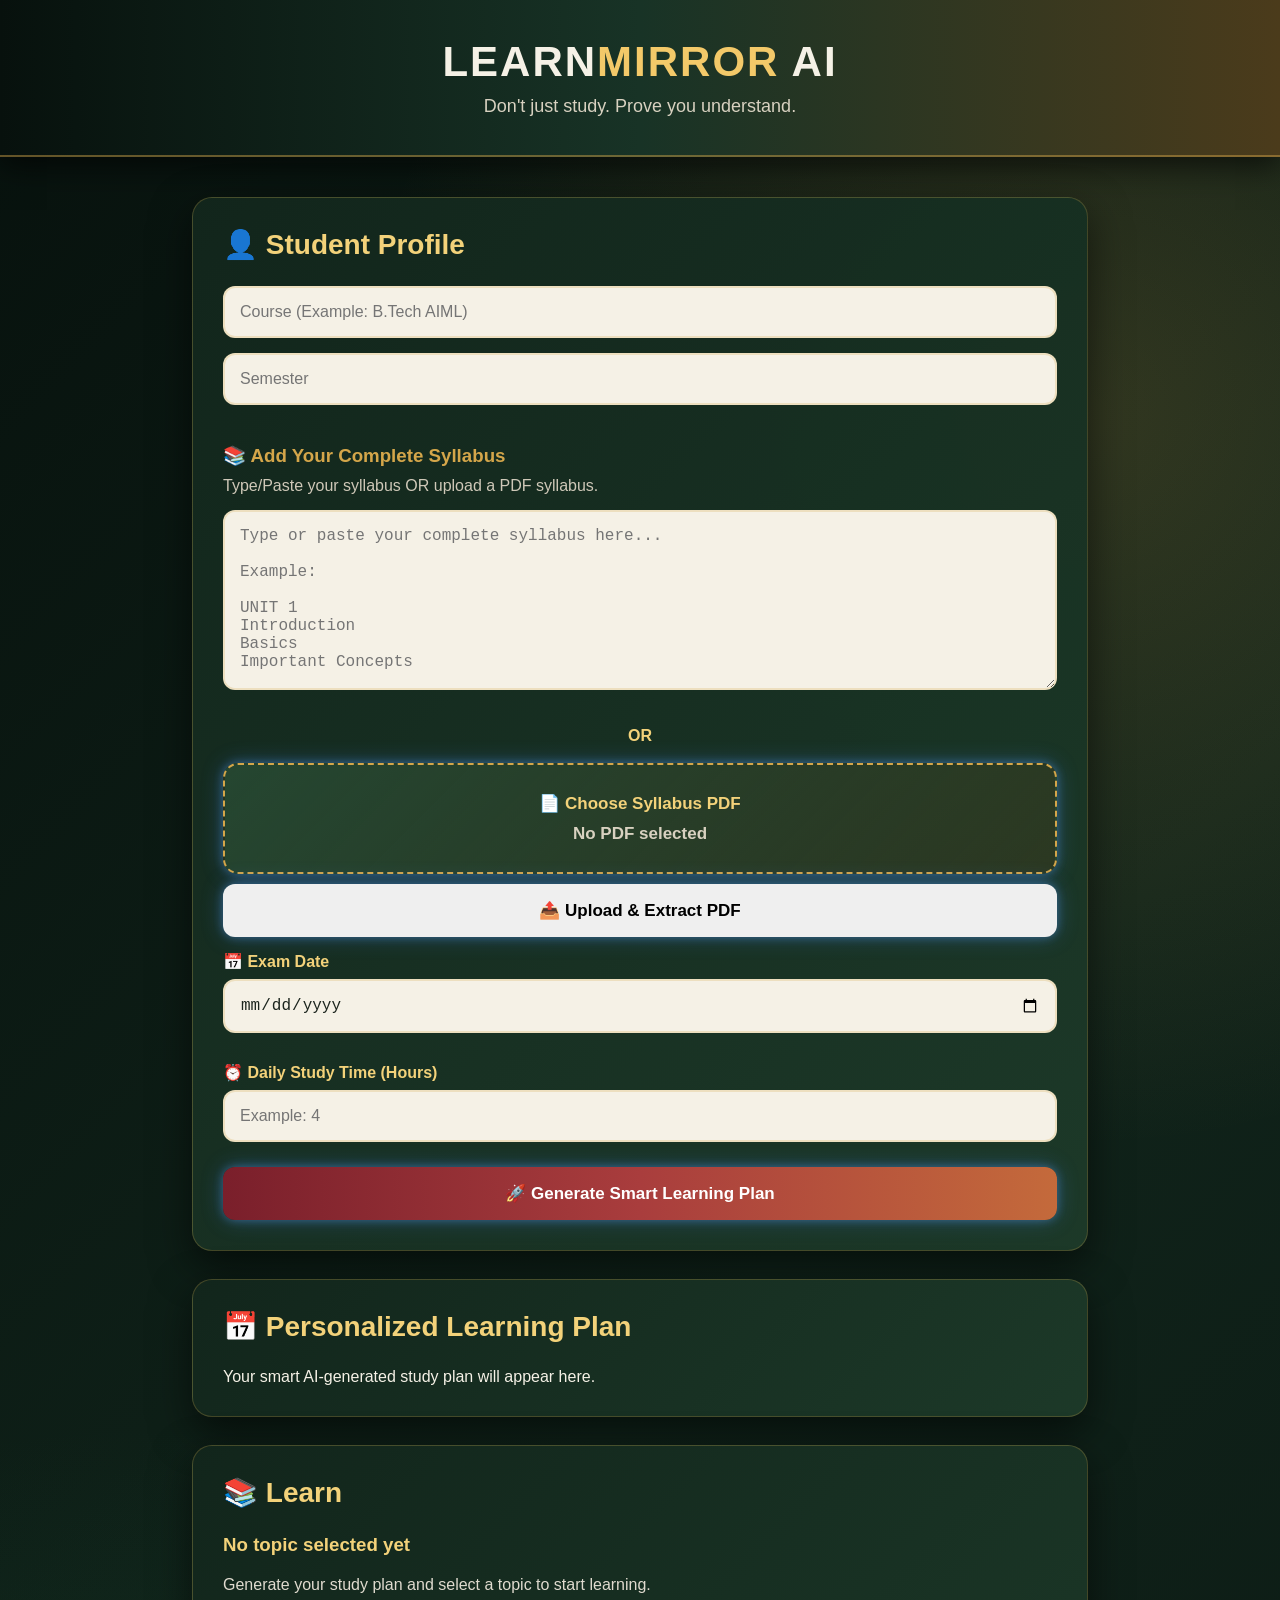
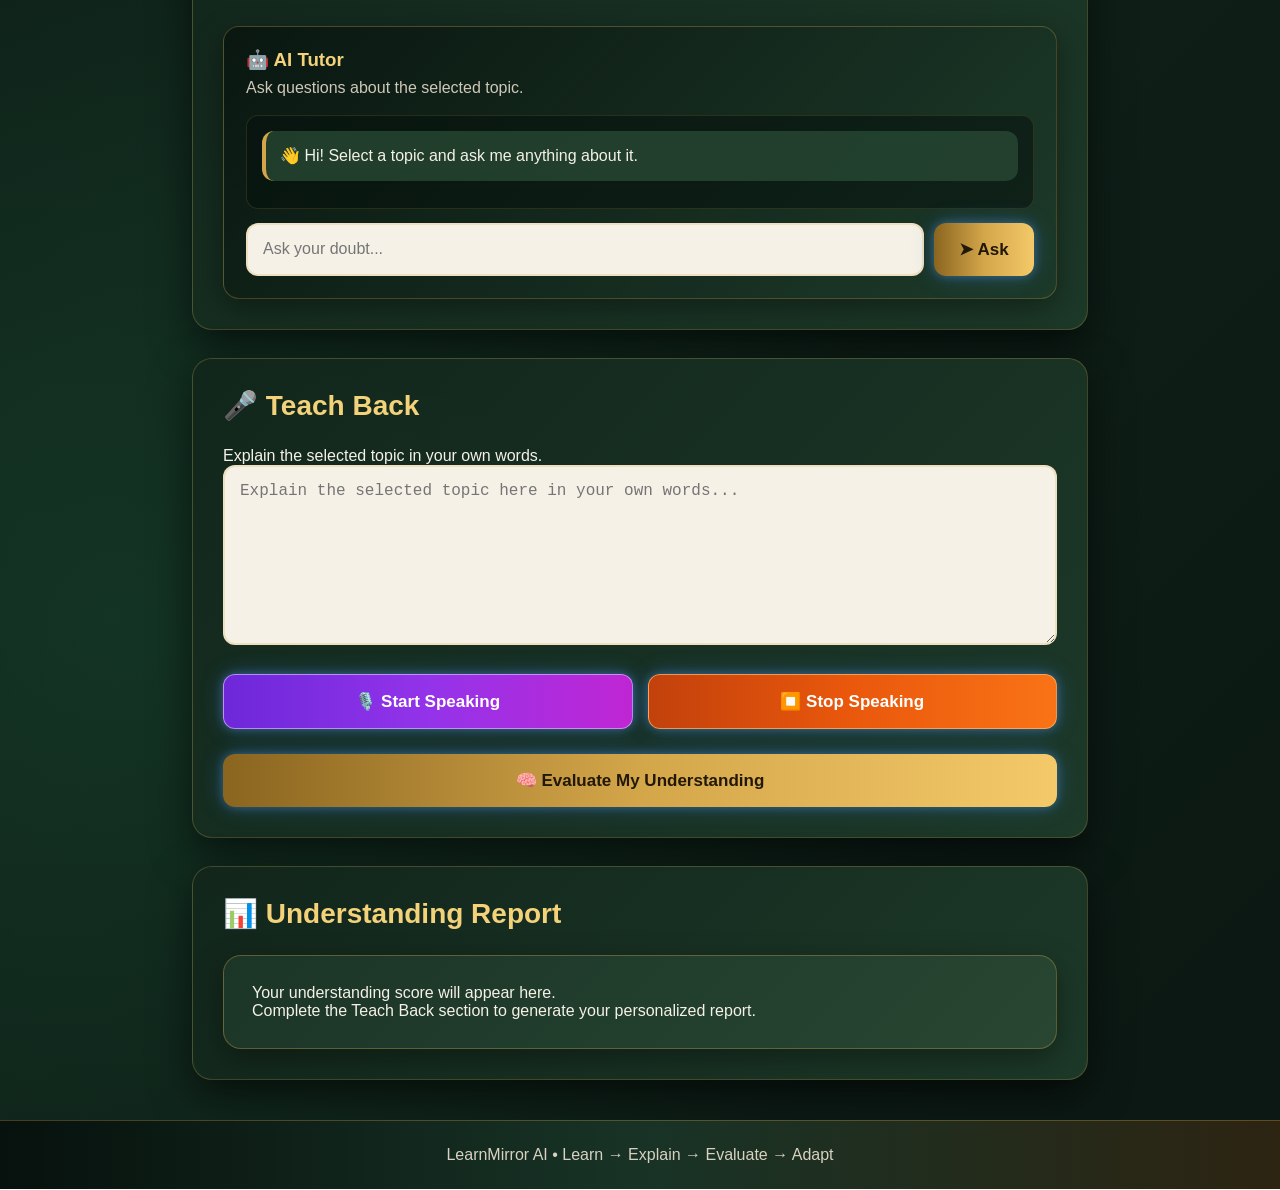
<file: frontend/index.html>
<!DOCTYPE html>
<html lang="en">

<head>

    <meta charset="UTF-8">

    <meta
        name="viewport"
        content="width=device-width, initial-scale=1.0"
    >

    <title>LearnMirror AI - Smart Study</title>


 <!-- =====================================================
     CSS
====================================================== -->

<link
    rel="stylesheet"
    href="style.css?v=3001"
>

</head>


<body>


<!-- =====================================================
     HEADER
===================================================== -->

<header>

    <div class="logo">

        LEARN<span>MIRROR</span> AI

    </div>


    <p>
        Don't just study. Prove you understand.
    </p>

</header>



<!-- =====================================================
     MAIN
===================================================== -->

<main>


<!-- =====================================================
     STUDENT PROFILE
===================================================== -->

<section class="card">

    <h2>
        👤 Student Profile
    </h2>


    <!-- COURSE -->

    <input
        type="text"
        id="course"
        placeholder="Course (Example: B.Tech AIML)"
    >


    <!-- SEMESTER -->

    <input
        type="text"
        id="semester"
        placeholder="Semester"
    >



    <!-- =================================================
         SYLLABUS
    ================================================= -->

    <h3 class="section-title">

        📚 Add Your Complete Syllabus

    </h3>


    <p class="small-text">

        Type/Paste your syllabus OR upload a PDF syllabus.

    </p>



    <!-- =================================================
         SYLLABUS TEXT
    ================================================= -->

    <textarea
        id="syllabusText"
        placeholder="Type or paste your complete syllabus here...

Example:

UNIT 1
Introduction
Basics
Important Concepts

UNIT 2
Topic A
Topic B

UNIT 3
Topic C
Topic D"
    ></textarea>



    <!-- =================================================
         OR
    ================================================= -->

    <div class="or-text">
        OR
    </div>



    <!-- =================================================
     PDF UPLOAD
================================================= -->

<div class="pdf-upload-section">

    <!-- Hidden actual file input -->
    <input
        type="file"
        id="syllabusFile"
        name="syllabus"
        accept=".pdf,application/pdf"
        style="display:none;"
        onchange="handlePDFSelection(this)"
    >

    <!-- CLICK TO SELECT PDF -->
    <button
        type="button"
        id="choosePdfBtn"
        class="upload-box"
        onclick="document.getElementById('syllabusFile').click()"
    >

        <span class="upload-icon">
            📄
        </span>

        <span class="upload-title">
            Choose Syllabus PDF
        </span>

        <span
            id="fileName"
            class="file-name"
        >
            No PDF selected
        </span>

    </button>


    <!-- UPLOAD BUTTON -->

    <button
        type="button"
        id="uploadPdfBtn"
        class="upload-pdf-btn"
        onclick="uploadSyllabus()"
    >

        📤 Upload & Extract PDF

    </button>


    <!-- STATUS -->

    <div
        id="uploadStatus"
        class="upload-status"
    ></div>

</div>
    <!-- =================================================
         EXAM DATE
    ================================================= -->

    <label class="input-label">

        📅 Exam Date

    </label>


    <input
        type="date"
        id="examDate"
    >



    <!-- =================================================
         DAILY STUDY TIME
    ================================================= -->

    <label class="input-label">

        ⏰ Daily Study Time (Hours)

    </label>


    <input
        type="number"
        id="studyTime"
        placeholder="Example: 4"
        min="1"
        max="24"
    >



    <!-- =================================================
         GENERATE PLAN
    ================================================= -->

    <button
        type="button"
        class="generate-btn"
        onclick="generatePlan()"
    >

        🚀 Generate Smart Learning Plan

    </button>


</section>



<!-- =====================================================
     PERSONALIZED LEARNING PLAN
===================================================== -->

<section class="card">

    <h2>
        📅 Personalized Learning Plan
    </h2>


    <div id="planSummary">

        <p>
            Your smart AI-generated study plan will appear here.
        </p>

    </div>


    <div id="planOutput"></div>


</section>



<!-- =====================================================
     LEARN
===================================================== -->

<section class="card">

    <h2>
        📚 Learn
    </h2>


    <div id="learnContent">

        <h3>
            No topic selected yet
        </h3>


        <p>

            Generate your study plan and select a topic
            to start learning.

        </p>

    </div>



    <!-- LEARNING RESOURCES -->

    <div id="learningResources"></div>



    <!-- =================================================
         AI TUTOR
    ================================================= -->

    <div id="aiTutor">

        <h3>
            🤖 AI Tutor
        </h3>


        <p class="small-text">

            Ask questions about the selected topic.

        </p>


        <div id="tutorChat">

            <div class="tutor-message tutor-ai">

                👋 Hi! Select a topic and ask me anything
                about it.

            </div>

        </div>


        <div class="tutor-input-row">


            <input
                type="text"
                id="tutorQuestion"
                placeholder="Ask your doubt..."
                onkeydown="
                    if(event.key === 'Enter') {
                        askAITutor();
                    }
                "
            >


            <button
                type="button"
                class="tutor-btn"
                onclick="askAITutor()"
            >

                ➤ Ask

            </button>


        </div>

    </div>


</section>



<!-- =====================================================
     TEACH BACK
===================================================== -->

<section class="card">

    <h2>
        🎤 Teach Back
    </h2>


    <p>
        Explain the selected topic in your own words.
    </p>


    <textarea
        id="explanation"
        placeholder="Explain the selected topic here in your own words..."
    ></textarea>



    <!-- VOICE -->

    <div class="voice-buttons">


        <button
            type="button"
            onclick="startVoiceRecognition()"
            class="voice-btn"
        >

            🎙️ Start Speaking

        </button>


        <button
            type="button"
            onclick="stopVoiceRecognition()"
            class="stop-btn"
        >

            ⏹️ Stop Speaking

        </button>


    </div>


    <p id="voiceStatus"></p>



    <!-- EVALUATE -->

    <button
        type="button"
        class="evaluate-btn"
        onclick="evaluateExplanation()"
    >

        🧠 Evaluate My Understanding

    </button>


</section>



<!-- =====================================================
     UNDERSTANDING REPORT
===================================================== -->

<section class="card report">

    <h2>
        📊 Understanding Report
    </h2>


    <div id="report">

        <div class="report-placeholder">

            <p>
                Your understanding score will appear here.
            </p>


            <p>
                Complete the Teach Back section to generate
                your personalized report.
            </p>

        </div>

    </div>


</section>


</main>



<!-- =====================================================
     FOOTER
===================================================== -->

<footer>

    LearnMirror AI • Learn → Explain → Evaluate → Adapt

</footer>



<!-- =====================================================
     JAVASCRIPT
===================================================== -->

<script
    src="script.js?v=3001"
></script>


</body>

</html>
</file>
<file: frontend/style.css>
/* ========================================
   LEARNMIRROR AI - CINEMATIC FOREST THEME
======================================== */


/* =========================
   GLOBAL
========================= */

* {
    margin: 0;
    padding: 0;
    box-sizing: border-box;
}


body {
    font-family: Arial, sans-serif;

    background:
        radial-gradient(
            circle at 85% 15%,
            rgba(212, 166, 74, 0.18),
            transparent 28%
        ),
        radial-gradient(
            circle at 10% 80%,
            rgba(30, 100, 65, 0.28),
            transparent 32%
        ),
        linear-gradient(
            135deg,
            #07110d,
            #10231a,
            #0b1712
        );

    color: #f5f1e6;
    min-height: 100vh;
}


/* =========================
   HEADER
========================= */

header {
    text-align: center;
    padding: 38px 20px;

    background: linear-gradient(
        90deg,
        #07110d,
        #183326,
        #4b3b1b
    );

    border-bottom: 2px solid rgba(212, 166, 74, 0.45);

    box-shadow: 0 8px 30px rgba(0, 0, 0, 0.65);
}


.logo {
    font-size: 42px;
    font-weight: bold;
    letter-spacing: 2px;
    color: #f5f1e6;
}


.logo span {
    color: #f3c969;
}


header p {
    margin-top: 10px;
    font-size: 18px;
    color: #d8d1c0;
}


/* =========================
   MAIN
========================= */

main {
    width: 70%;
    max-width: 1100px;
    margin: 40px auto;
}


/* =========================
   CARDS
========================= */

.card {
    background: linear-gradient(
        135deg,
        rgba(18, 38, 28, 0.98),
        rgba(29, 58, 41, 0.98)
    );

    margin-bottom: 28px;
    padding: 30px;

    border-radius: 20px;

    border: 1px solid rgba(212, 166, 74, 0.25);

    box-shadow: 0 15px 40px rgba(0, 0, 0, 0.55);

    transition: all 0.3s ease;
}


.card:hover {
    transform: translateY(-4px);

    border-color: rgba(212, 166, 74, 0.55);

    box-shadow: 0 20px 50px rgba(0, 0, 0, 0.75);
}


/* =========================
   HEADINGS
========================= */

h2 {
    font-size: 28px;
    margin-bottom: 25px;
    color: #f3d27a;
}


.section-title {
    color: #d4a64a;
    margin-top: 25px;
    margin-bottom: 10px;
}


.small-text {
    color: #cfc8b8;
    margin-bottom: 15px;
}


/* =========================
   LABELS
========================= */

.input-label {
    display: block;
    margin-top: 15px;
    margin-bottom: 8px;

    color: #f3d27a;
    font-weight: bold;
}


/* =========================
   INPUTS
========================= */

input,
textarea {
    width: 100%;

    padding: 15px;
    margin-bottom: 15px;

    border-radius: 12px;

    border: 2px solid rgba(212, 166, 74, 0.25);

    font-size: 16px;

    background: #f5f1e6;
    color: #1b241d;

    outline: none;

    transition: 0.3s;
}


input:focus,
textarea:focus {
    border-color: #f3c969;

    box-shadow:
        0 0 8px rgba(243, 201, 105, 0.5),
        0 0 18px rgba(212, 166, 74, 0.35);
}


textarea {
    min-height: 180px;
    resize: vertical;
}


/* =========================
   OR TEXT
========================= */

.or-text {
    text-align: center;
    font-weight: bold;

    color: #f3d27a;

    margin: 18px;
}


/* =========================
   UPLOAD BOX
========================= */

.upload-box {
    display: block;

    text-align: center;

    padding: 28px;

    border-radius: 15px;

    border: 2px dashed #d4a64a;

    background: linear-gradient(
        135deg,
        rgba(40, 75, 52, 0.85),
        rgba(90, 65, 25, 0.28)
    );

    cursor: pointer;

    transition: 0.3s;

    color: #f3d27a;
}


.upload-box:hover {
    transform: scale(1.015);

    background: linear-gradient(
        135deg,
        rgba(55, 95, 65, 0.95),
        rgba(120, 85, 30, 0.4)
    );

    box-shadow:
        0 0 20px rgba(212, 166, 74, 0.25);
}


.upload-box input {
    display: none;
}


#fileName {
    display: block;

    margin-top: 10px;

    color: #d8d1c0;
}


/* ========================================
   ⚡ THOR ELECTRIC BUTTON EFFECT
======================================== */

button {
    width: 100%;

    padding: 16px;

    border: none;

    border-radius: 12px;

    font-size: 17px;
    font-weight: bold;

    cursor: pointer;

    margin-top: 10px;

    position: relative;

    overflow: hidden;

    transition:
        transform 0.25s ease,
        filter 0.25s ease,
        box-shadow 0.25s ease;

    box-shadow:
        0 0 10px rgba(96, 165, 250, 0.4),
        0 0 22px rgba(59, 130, 246, 0.3);
}


/* ⚡ LIGHTNING SHINE */

button::before {
    content: "";

    position: absolute;

    top: 0;
    left: -130%;

    width: 55%;
    height: 100%;

    background: linear-gradient(
        120deg,
        transparent,
        rgba(255, 255, 255, 0.18),
        rgba(120, 220, 255, 0.35),
        rgba(255, 255, 255, 0.18),
        transparent
    );

    transform: skewX(-25deg);

    transition: left 0.6s ease;

    pointer-events: none;
}


button:hover::before {
    left: 150%;
}


button:hover {
    transform: translateY(-4px) scale(1.02);

    filter: brightness(1.18);

    animation: thorGlow 0.35s infinite alternate;
}


@keyframes thorGlow {

    0% {
        box-shadow:
            0 0 10px #ffffff,
            0 0 22px #7dd3fc,
            0 0 42px #38bdf8,
            0 0 65px #2563eb;
    }

    100% {
        box-shadow:
            0 0 18px #ffffff,
            0 0 38px #7dd3fc,
            0 0 70px #38bdf8,
            0 0 110px #1d4ed8;
    }

}


button:active {
    transform: scale(0.96);

    filter: brightness(1.4);

    box-shadow:
        0 0 20px white,
        0 0 50px #7dd3fc,
        0 0 90px #38bdf8,
        0 0 130px #2563eb;
}


/* =========================
   GENERATE PLAN BUTTON
========================= */

.generate-btn {
    background: linear-gradient(
        90deg,
        #7a1f2b,
        #a93d3d,
        #c46a3b
    );

    color: white;
}


/* =========================
   VOICE BUTTONS
========================= */

.voice-buttons {
    display: flex;
    gap: 15px;
    width: 100%;
}


.voice-buttons button {
    flex: 1;
    width: 100%;
}


/* =========================
   START SPEAKING BUTTON
========================= */

.voice-btn {
    background: linear-gradient(
        90deg,
        #6d28d9,
        #9333ea,
        #c026d3
    );

    color: white;

    border: 1px solid rgba(216, 180, 254, 0.7);
}


/* =========================
   STOP SPEAKING BUTTON
========================= */

.stop-btn {
    background: linear-gradient(
        90deg,
        #c2410c,
        #ea580c,
        #f97316
    );

    color: white;

    border: 1px solid rgba(253, 186, 116, 0.7);
}


/* =========================
   EVALUATE BUTTON
========================= */

.evaluate-btn {
    background: linear-gradient(
        90deg,
        #8a651f,
        #d4a64a,
        #f3c969
    );

    color: #211807;
}


/* =========================
   PLAN SUMMARY
========================= */

.plan-summary-box {
    background: linear-gradient(
        135deg,
        #1b3527,
        #274b36
    );

    color: #f5f1e6;

    padding: 25px;

    border-radius: 18px;

    margin-bottom: 20px;

    border-left: 6px solid #f3c969;
}


.plan-summary-box p {
    margin: 7px 0;
}


/* =========================
   DAY CARDS
========================= */

.day-card {
    background: linear-gradient(
        135deg,
        #14281e,
        #203d2d
    );

    border-left: 6px solid #d4a64a;

    padding: 22px;

    margin-top: 18px;

    border-radius: 15px;

    box-shadow:
        0 8px 20px rgba(0, 0, 0, 0.35);

    transition: 0.3s;
}


.day-card:hover {
    transform: translateX(8px);

    border-left-color: #7dd3fc;

    box-shadow:
        0 0 15px rgba(56, 189, 248, 0.25);
}


.day-card h3 {
    color: #f3d27a;

    font-size: 23px;

    margin-bottom: 12px;
}


.day-card h4 {
    color: #d4a64a;
}


.day-card li {
    margin: 10px 0;

    font-size: 16px;

    color: #e0dbcf;
}


/* =========================
   LEARN CONTENT
========================= */

#learnContent h3 {
    color: #f3d27a;
    margin-bottom: 15px;
}


#learnContent p {
    color: #e0dbcf;
    line-height: 1.7;
}


/* =========================
   PROFESSIONAL REPORT CARD
========================= */

#report {

    background: linear-gradient(
        135deg,
        #1b3527,
        #284632
    );

    color: #f5f1e6;

    padding: 28px;

    border-radius: 18px;

    border: 1px solid rgba(212, 166, 74, 0.35);

    box-shadow:
        0 10px 30px rgba(0, 0, 0, 0.35);

}


.report-dashboard {
    width: 100%;
}


.score-header {
    display: flex;

    justify-content: space-between;

    align-items: center;

    margin-bottom: 18px;
}


.score-title {
    font-size: 14px;

    letter-spacing: 2px;

    color: #d8d1c0;

    font-weight: bold;
}


.main-score {
    font-size: 48px;

    font-weight: bold;

    color: #f3c969;

    margin-top: 8px;

    text-shadow:
        0 0 15px rgba(243, 201, 105, 0.25);
}


.main-progress {
    width: 100%;

    height: 12px;

    background: #10231a;

    border-radius: 20px;

    overflow: hidden;

    margin-bottom: 30px;

    border: 1px solid rgba(212, 166, 74, 0.2);
}


.main-progress-fill {
    height: 100%;

    border-radius: 20px;

    background: linear-gradient(
        90deg,
        #8a651f,
        #d4a64a,
        #f3c969
    );

    transition: width 1s ease;

    box-shadow:
        0 0 15px rgba(243, 201, 105, 0.5);
}


.attribute-row {
    display: grid;

    grid-template-columns: 170px 1fr 65px;

    align-items: center;

    gap: 15px;

    margin: 18px 0;
}


.attribute-name {
    color: #f5f1e6;

    font-weight: bold;

    font-size: 16px;
}


.attribute-bar {
    width: 100%;

    height: 10px;

    background: #10231a;

    border-radius: 20px;

    overflow: hidden;

    border: 1px solid rgba(255, 255, 255, 0.08);
}


.attribute-fill {
    height: 100%;

    border-radius: 20px;

    transition: width 1s ease;
}


.concept-fill {
    background: linear-gradient(
        90deg,
        #d4a64a,
        #f3c969
    );

    box-shadow:
        0 0 12px rgba(243, 201, 105, 0.45);
}


.recall-fill {
    background: linear-gradient(
        90deg,
        #3f7a52,
        #69a879
    );

    box-shadow:
        0 0 12px rgba(105, 168, 121, 0.35);
}


.application-fill {
    background: linear-gradient(
        90deg,
        #2d6a73,
        #63a9b5
    );

    box-shadow:
        0 0 12px rgba(99, 169, 181, 0.35);
}


.depth-fill {
    background: linear-gradient(
        90deg,
        #7a4f8f,
        #b084c3
    );

    box-shadow:
        0 0 12px rgba(176, 132, 195, 0.35);
}


.attribute-score {
    text-align: right;

    font-size: 16px;

    font-weight: bold;

    color: #f3d27a;
}


.report-topic {
    margin-top: 28px;

    padding: 18px;

    background: rgba(7, 17, 13, 0.45);

    border-radius: 12px;

    border-left: 4px solid #d4a64a;

    color: #e0dbcf;

    line-height: 1.8;
}


.report-feedback {
    margin-top: 20px;

    padding: 20px;

    border-radius: 14px;

    background: linear-gradient(
        135deg,
        rgba(40, 75, 52, 0.8),
        rgba(90, 65, 25, 0.18)
    );

    border: 1px solid rgba(212, 166, 74, 0.25);

    color: #f5f1e6;

    line-height: 1.7;
}


/* =========================
   VOICE STATUS
========================= */

#voiceStatus {
    margin-top: 15px;

    color: #d8b4fe;

    font-weight: bold;
}


/* =========================
   FOOTER
========================= */

footer {
    text-align: center;

    padding: 25px;

    margin-top: 40px;

    background: linear-gradient(
        90deg,
        #07110d,
        #183326,
        #2d2412
    );

    border-top:
        1px solid rgba(212, 166, 74, 0.3);

    color: #d8d1c0;
}


/* =========================
   SCROLLBAR
========================= */

::-webkit-scrollbar {
    width: 10px;
}


::-webkit-scrollbar-track {
    background: #07110d;
}


::-webkit-scrollbar-thumb {
    background: #3f7a52;
    border-radius: 10px;
}


::-webkit-scrollbar-thumb:hover {
    background: #d4a64a;
}


/* =========================
   MOBILE RESPONSIVE
========================= */

@media (max-width: 768px) {

    main {
        width: 90%;
        margin: 25px auto;
    }


    .voice-buttons {
        flex-direction: column;
    }


    .logo {
        font-size: 30px;
    }


    .card {
        padding: 20px;
    }


    h2 {
        font-size: 24px;
    }


    #report {
        padding: 20px;
    }


    .main-score {
        font-size: 38px;
    }


    .attribute-row {
        grid-template-columns: 1fr;
        gap: 8px;
    }


    .attribute-score {
        text-align: left;
    }

}
/* ========================================
   LEARNING RESOURCES
======================================== */

#learningResources {
    margin-top: 28px;
}

.resources-box {
    padding: 22px;
    background: linear-gradient(
        135deg,
        rgba(18, 38, 28, 0.95),
        rgba(40, 75, 52, 0.85)
    );

    border: 1px solid rgba(212, 166, 74, 0.28);
    border-radius: 16px;
}

.resources-box h3 {
    color: #f3d27a;
    margin-bottom: 8px;
}

.resource-grid {
    display: grid;
    grid-template-columns: repeat(3, 1fr);
    gap: 16px;
    margin-top: 18px;
}

.resource-card {
    padding: 20px;
    border-radius: 14px;

    background: rgba(7, 17, 13, 0.65);
    border: 1px solid rgba(212, 166, 74, 0.22);

    transition: 0.3s ease;
}

.resource-card:hover {
    transform: translateY(-5px);
    border-color: rgba(243, 201, 105, 0.65);

    box-shadow:
        0 0 15px rgba(212, 166, 74, 0.18);
}

.resource-icon {
    font-size: 32px;
    margin-bottom: 12px;
}

.resource-card h4 {
    color: #f3d27a;
    margin-bottom: 8px;
    font-size: 18px;
}

.resource-card p {
    color: #cfc8b8;
    line-height: 1.5;
    margin-bottom: 15px;
}

.resource-card a {
    display: inline-block;
    padding: 9px 14px;

    border-radius: 8px;

    background: linear-gradient(
        90deg,
        #8a651f,
        #d4a64a
    );

    color: #211807;
    text-decoration: none;
    font-weight: bold;

    transition: 0.25s ease;
}

.resource-card a:hover {
    transform: scale(1.05);
    filter: brightness(1.15);
}


/* ========================================
   AI TUTOR
======================================== */

#aiTutor {
    margin-top: 28px;
    padding: 22px;

    background: linear-gradient(
        135deg,
        rgba(7, 17, 13, 0.75),
        rgba(29, 58, 41, 0.9)
    );

    border: 1px solid rgba(212, 166, 74, 0.3);
    border-radius: 16px;

    box-shadow:
        0 10px 30px rgba(0, 0, 0, 0.35);
}

#aiTutor h3 {
    color: #f3d27a;
    margin-bottom: 8px;
}

#aiTutor .small-text {
    color: #cfc8b8;
}


/* Tutor Chat */

#tutorChat {
    max-height: 400px;
    overflow-y: auto;

    margin-top: 18px;
    padding: 15px;

    background: rgba(7, 17, 13, 0.55);

    border: 1px solid rgba(212, 166, 74, 0.15);
    border-radius: 12px;
}

.tutor-message {
    padding: 12px 14px;
    margin-bottom: 12px;

    border-radius: 12px;

    line-height: 1.6;
    word-wrap: break-word;
}

.tutor-ai {
    background: rgba(40, 75, 52, 0.75);

    border-left: 4px solid #d4a64a;

    color: #f5f1e6;
}

.tutor-user {
    background: rgba(90, 65, 25, 0.45);

    border-right: 4px solid #f3c969;

    color: #f5f1e6;

    text-align: right;
}


/* Tutor Input */

.tutor-input-row {
    display: flex;
    gap: 10px;

    margin-top: 14px;
}

#tutorQuestion {
    flex: 1;

    margin-bottom: 0;
}

.tutor-btn {
    width: auto;
    min-width: 100px;

    margin-top: 0;

    background: linear-gradient(
        90deg,
        #8a651f,
        #d4a64a,
        #f3c969
    );

    color: #211807;
}


/* ========================================
   MOBILE - RESOURCES + AI TUTOR
======================================== */

@media (max-width: 768px) {

    .resource-grid {
        grid-template-columns: 1fr;
    }

    .tutor-input-row {
        flex-direction: column;
    }

    .tutor-btn {
        width: 100%;
    }

    #tutorChat {
        max-height: 350px;
    }
}
</file>
